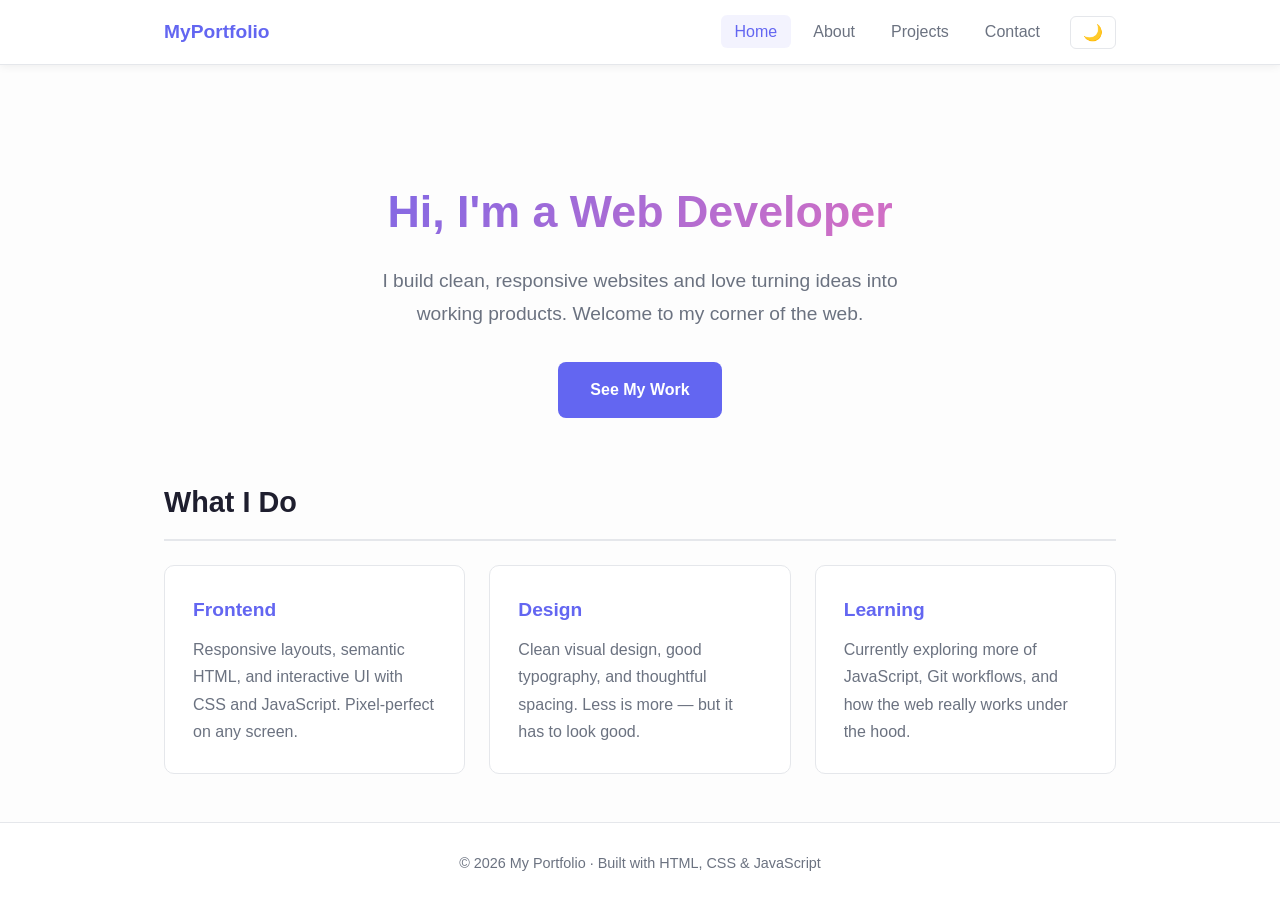
<file: index.html>
<!DOCTYPE html>
<html lang="en">
<head>
  <meta charset="UTF-8">
  <meta name="viewport" content="width=device-width, initial-scale=1.0">
  <title>My Portfolio — Home</title>
  <meta property="og:title" content="My Portfolio">
  <meta property="og:description" content="Personal portfolio and projects.">
  <meta property="og:type" content="website">
  <link rel="icon" type="image/svg+xml" href="favicon.svg">
  <link rel="stylesheet" href="style.css">
</head>
<body>

  <header class="site-header">
    <div class="header-inner">
      <a href="index.html" class="logo">MyPortfolio</a>
      <nav>
        <ul class="nav-list">
          <li><a href="index.html" class="active">Home</a></li>
          <li><a href="about.html">About</a></li>
          <li><a href="projects.html">Projects</a></li>
          <li><a href="contact.html">Contact</a></li>
          <li><button class="theme-toggle" id="theme-toggle" aria-label="Toggle theme">🌙</button></li>
        </ul>
      </nav>
    </div>
  </header>

  <main class="main-content">
    <section class="hero-section">
      <h1>Hi, I'm a Web Developer</h1>
      <p class="tagline">I build clean, responsive websites and love turning ideas into working products. Welcome to my corner of the web.</p>
      <a href="projects.html" class="cta-button">See My Work</a>
    </section>

    <section>
      <h2 class="section-title">What I Do</h2>
      <div class="card-grid">
        <div class="card">
          <h3>Frontend</h3>
          <p>Responsive layouts, semantic HTML, and interactive UI with CSS and JavaScript. Pixel-perfect on any screen.</p>
        </div>
        <div class="card">
          <h3>Design</h3>
          <p>Clean visual design, good typography, and thoughtful spacing. Less is more — but it has to look good.</p>
        </div>
        <div class="card">
          <h3>Learning</h3>
          <p>Currently exploring more of JavaScript, Git workflows, and how the web really works under the hood.</p>
        </div>
      </div>
    </section>
  </main>

  <footer class="site-footer">
    <p>&copy; 2026 My Portfolio · Built with HTML, CSS &amp; JavaScript</p>
  </footer>

  <script src="main.js"></script>
</body>
</html>
</file>
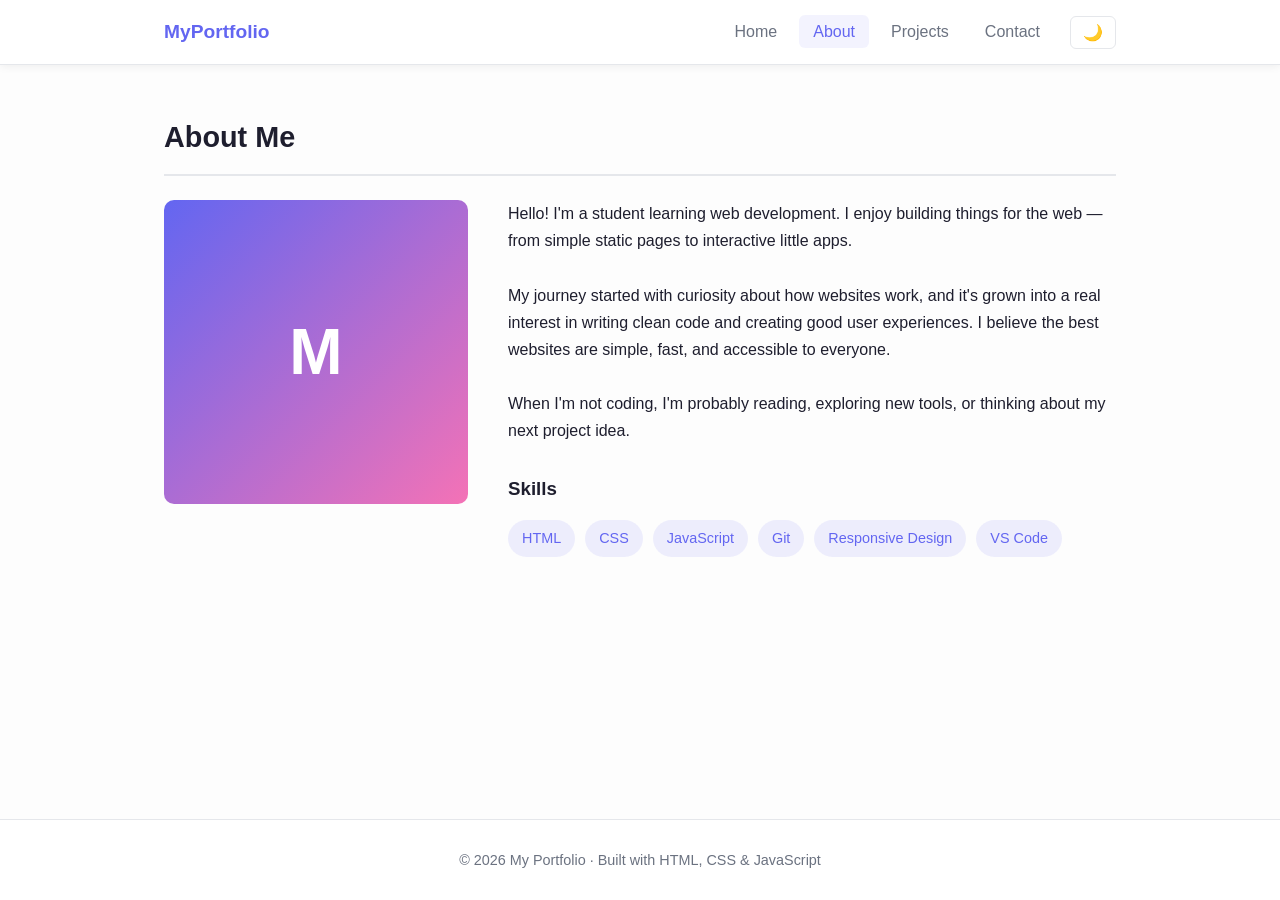
<file: about.html>
<!DOCTYPE html>
<html lang="en">
<head>
  <meta charset="UTF-8">
  <meta name="viewport" content="width=device-width, initial-scale=1.0">
  <title>About — My Portfolio</title>
  <meta property="og:title" content="About Me">
  <meta property="og:description" content="Who I am and what I do.">
  <link rel="icon" type="image/svg+xml" href="favicon.svg">
  <link rel="stylesheet" href="style.css">
</head>
<body>

  <header class="site-header">
    <div class="header-inner">
      <a href="index.html" class="logo">MyPortfolio</a>
      <nav>
        <ul class="nav-list">
          <li><a href="index.html">Home</a></li>
          <li><a href="about.html" class="active">About</a></li>
          <li><a href="projects.html">Projects</a></li>
          <li><a href="contact.html">Contact</a></li>
          <li><button class="theme-toggle" id="theme-toggle" aria-label="Toggle theme">🌙</button></li>
        </ul>
      </nav>
    </div>
  </header>

  <main class="main-content">
    <h1 class="section-title">About Me</h1>

    <div class="about-layout">
      <div class="avatar">M</div>
      <div>
        <p>Hello! I'm a student learning web development. I enjoy building things for the web — from simple static pages to interactive little apps.</p>
        <br>
        <p>My journey started with curiosity about how websites work, and it's grown into a real interest in writing clean code and creating good user experiences. I believe the best websites are simple, fast, and accessible to everyone.</p>
        <br>
        <p>When I'm not coding, I'm probably reading, exploring new tools, or thinking about my next project idea.</p>

        <h3 style="margin-top: 28px;">Skills</h3>
        <div class="skills-list">
          <span class="skill-tag">HTML</span>
          <span class="skill-tag">CSS</span>
          <span class="skill-tag">JavaScript</span>
          <span class="skill-tag">Git</span>
          <span class="skill-tag">Responsive Design</span>
          <span class="skill-tag">VS Code</span>
        </div>
      </div>
    </div>
  </main>

  <footer class="site-footer">
    <p>&copy; 2026 My Portfolio · Built with HTML, CSS &amp; JavaScript</p>
  </footer>

  <script src="main.js"></script>
</body>
</html>
</file>
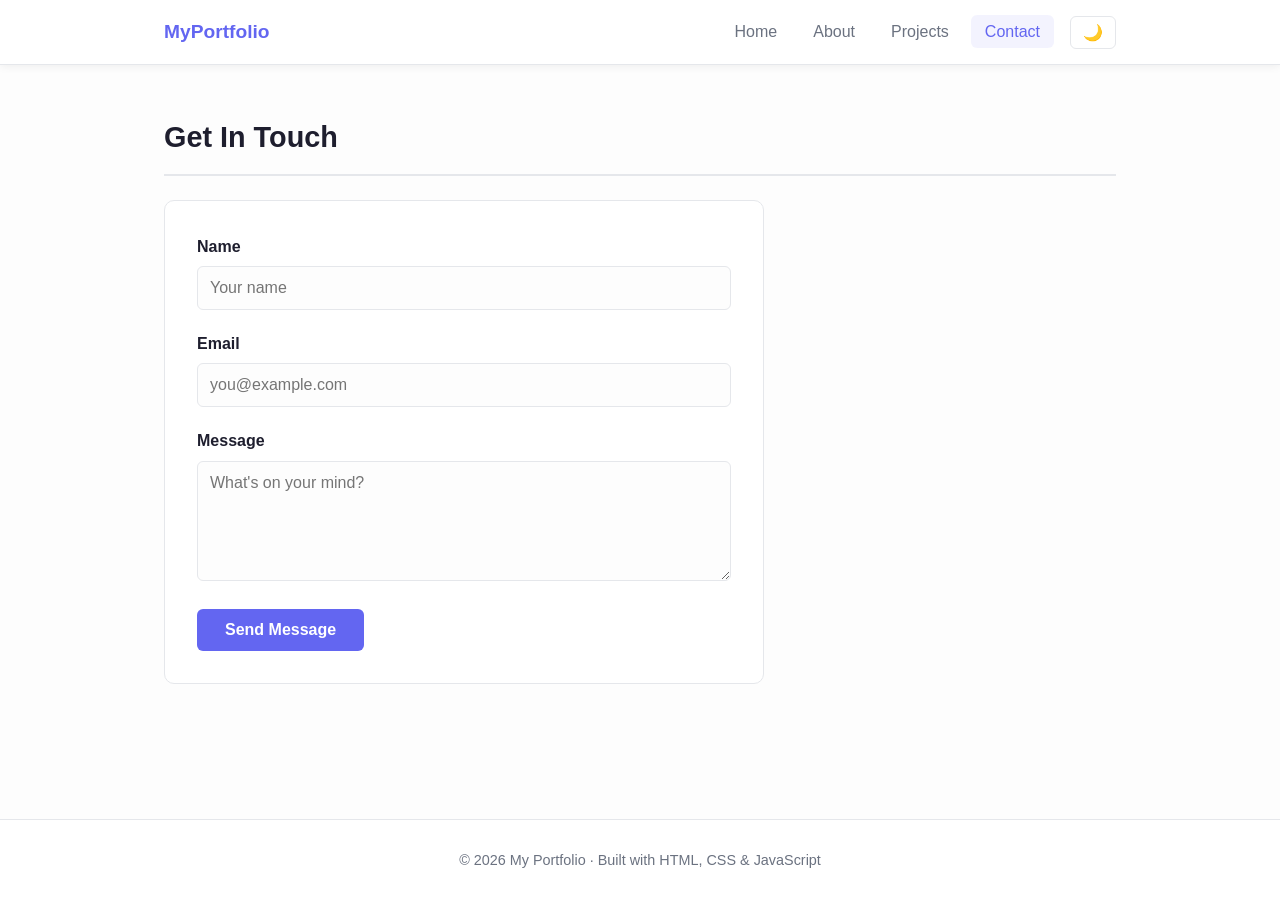
<file: contact.html>
<!DOCTYPE html>
<html lang="en">
<head>
  <meta charset="UTF-8">
  <meta name="viewport" content="width=device-width, initial-scale=1.0">
  <title>Contact — My Portfolio</title>
  <meta property="og:title" content="Get In Touch">
  <meta property="og:description" content="Send me a message.">
  <link rel="icon" type="image/svg+xml" href="favicon.svg">
  <link rel="stylesheet" href="style.css">
</head>
<body>

  <header class="site-header">
    <div class="header-inner">
      <a href="index.html" class="logo">MyPortfolio</a>
      <nav>
        <ul class="nav-list">
          <li><a href="index.html">Home</a></li>
          <li><a href="about.html">About</a></li>
          <li><a href="projects.html">Projects</a></li>
          <li><a href="contact.html" class="active">Contact</a></li>
          <li><button class="theme-toggle" id="theme-toggle" aria-label="Toggle theme">🌙</button></li>
        </ul>
      </nav>
    </div>
  </header>

  <main class="main-content">
    <h1 class="section-title">Get In Touch</h1>

    <form class="contact-form" id="contact-form">
      <div class="form-group">
        <label for="name">Name</label>
        <input type="text" id="name" name="name" required placeholder="Your name">
      </div>
      <div class="form-group">
        <label for="email">Email</label>
        <input type="email" id="email" name="email" required placeholder="you@example.com">
      </div>
      <div class="form-group">
        <label for="message">Message</label>
        <textarea id="message" name="message" required placeholder="What's on your mind?"></textarea>
      </div>
      <button type="submit" class="submit-btn">Send Message</button>
      <div class="form-status" id="form-status"></div>
    </form>
  </main>

  <footer class="site-footer">
    <p>&copy; 2026 My Portfolio · Built with HTML, CSS &amp; JavaScript</p>
  </footer>

  <script src="main.js"></script>
</body>
</html>
</file>
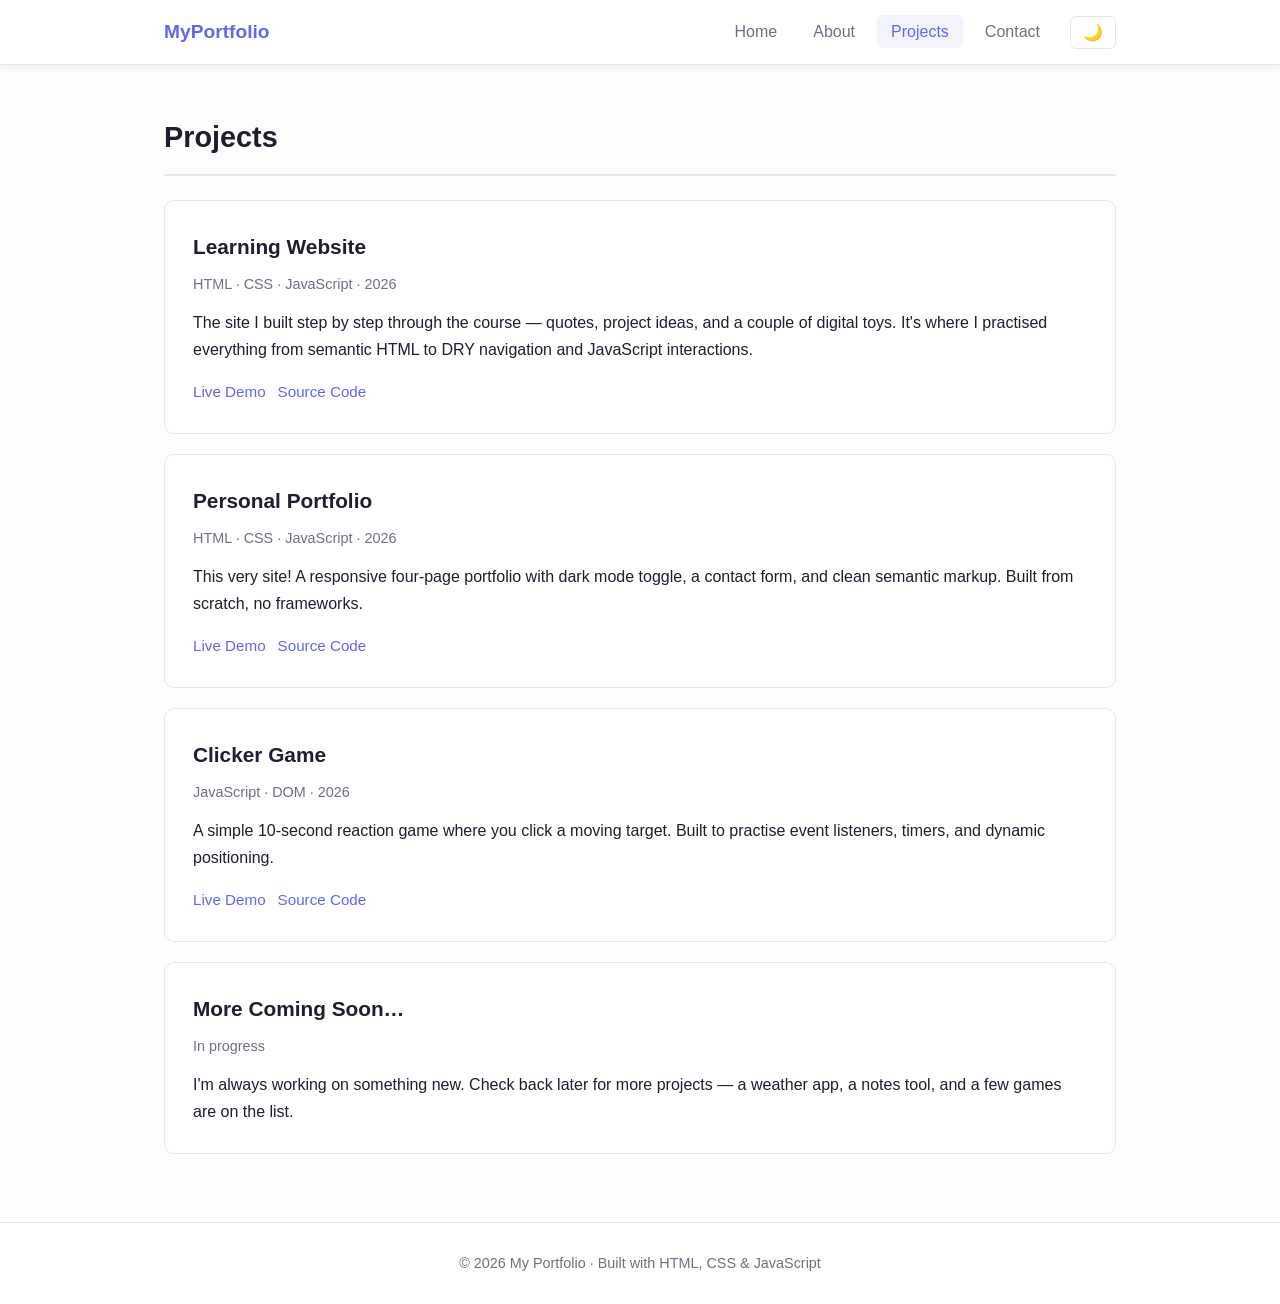
<file: projects.html>
<!DOCTYPE html>
<html lang="en">
<head>
  <meta charset="UTF-8">
  <meta name="viewport" content="width=device-width, initial-scale=1.0">
  <title>Projects — My Portfolio</title>
  <meta property="og:title" content="My Projects">
  <meta property="og:description" content="Things I've built and things I'm working on.">
  <link rel="icon" type="image/svg+xml" href="favicon.svg">
  <link rel="stylesheet" href="style.css">
</head>
<body>

  <header class="site-header">
    <div class="header-inner">
      <a href="index.html" class="logo">MyPortfolio</a>
      <nav>
        <ul class="nav-list">
          <li><a href="index.html">Home</a></li>
          <li><a href="about.html">About</a></li>
          <li><a href="projects.html" class="active">Projects</a></li>
          <li><a href="contact.html">Contact</a></li>
          <li><button class="theme-toggle" id="theme-toggle" aria-label="Toggle theme">🌙</button></li>
        </ul>
      </nav>
    </div>
  </header>

  <main class="main-content">
    <h1 class="section-title">Projects</h1>

    <div class="project-card">
      <h3>Learning Website</h3>
      <p class="project-meta">HTML · CSS · JavaScript · 2026</p>
      <p>The site I built step by step through the course — quotes, project ideas, and a couple of digital toys. It's where I practised everything from semantic HTML to DRY navigation and JavaScript interactions.</p>
      <div class="project-links">
        <a href="#">Live Demo</a>
        <a href="#">Source Code</a>
      </div>
    </div>

    <div class="project-card">
      <h3>Personal Portfolio</h3>
      <p class="project-meta">HTML · CSS · JavaScript · 2026</p>
      <p>This very site! A responsive four-page portfolio with dark mode toggle, a contact form, and clean semantic markup. Built from scratch, no frameworks.</p>
      <div class="project-links">
        <a href="#">Live Demo</a>
        <a href="#">Source Code</a>
      </div>
    </div>

    <div class="project-card">
      <h3>Clicker Game</h3>
      <p class="project-meta">JavaScript · DOM · 2026</p>
      <p>A simple 10-second reaction game where you click a moving target. Built to practise event listeners, timers, and dynamic positioning.</p>
      <div class="project-links">
        <a href="#">Live Demo</a>
        <a href="#">Source Code</a>
      </div>
    </div>

    <div class="project-card">
      <h3>More Coming Soon…</h3>
      <p class="project-meta">In progress</p>
      <p>I'm always working on something new. Check back later for more projects — a weather app, a notes tool, and a few games are on the list.</p>
    </div>
  </main>

  <footer class="site-footer">
    <p>&copy; 2026 My Portfolio · Built with HTML, CSS &amp; JavaScript</p>
  </footer>

  <script src="main.js"></script>
</body>
</html>
</file>
<file: style.css>
/* ===== Personal Project Styles ===== */
*, *::before, *::after {
  box-sizing: border-box;
  margin: 0;
  padding: 0;
}

:root {
  --primary: #6366f1;
  --primary-dark: #4f46e5;
  --secondary: #f472b6;
  --bg: #fdfdfd;
  --surface: #ffffff;
  --text: #1e1e2e;
  --text-muted: #6b7280;
  --border: #e5e7eb;
  --shadow: 0 2px 8px rgba(0,0,0,0.06);
  --radius: 10px;
  --max-w: 1000px;
}

[data-theme="dark"] {
  --bg: #1a1a2e;
  --surface: #16213e;
  --text: #e2e8f0;
  --text-muted: #94a3b8;
  --border: #2d3748;
  --shadow: 0 2px 8px rgba(0,0,0,0.3);
}

html {
  scroll-behavior: smooth;
}

body {
  font-family: -apple-system, BlinkMacSystemFont, "Segoe UI", Roboto, sans-serif;
  background: var(--bg);
  color: var(--text);
  line-height: 1.7;
  min-height: 100vh;
  display: flex;
  flex-direction: column;
  transition: background 0.3s, color 0.3s;
}

/* ===== Header / Nav ===== */
.site-header {
  background: var(--surface);
  border-bottom: 1px solid var(--border);
  position: sticky;
  top: 0;
  z-index: 100;
  box-shadow: var(--shadow);
}

.header-inner {
  max-width: var(--max-w);
  margin: 0 auto;
  padding: 0 24px;
  display: flex;
  align-items: center;
  justify-content: space-between;
  height: 64px;
}

.logo {
  font-weight: 800;
  font-size: 1.2rem;
  color: var(--primary);
  text-decoration: none;
}

.nav-list {
  display: flex;
  gap: 8px;
  list-style: none;
  align-items: center;
}

.nav-list a {
  text-decoration: none;
  color: var(--text-muted);
  font-weight: 500;
  padding: 8px 14px;
  border-radius: 6px;
  transition: all 0.2s;
}

.nav-list a:hover,
.nav-list a.active {
  color: var(--primary);
  background: rgba(99, 102, 241, 0.08);
}

.theme-toggle {
  background: none;
  border: 1px solid var(--border);
  border-radius: 6px;
  padding: 6px 12px;
  cursor: pointer;
  font-size: 1rem;
  color: var(--text);
  margin-left: 8px;
}

/* ===== Main ===== */
.main-content {
  flex: 1;
  max-width: var(--max-w);
  width: 100%;
  margin: 0 auto;
  padding: 48px 24px;
}

/* ===== Hero ===== */
.hero-section {
  text-align: center;
  padding: 60px 20px;
}

.hero-section h1 {
  font-size: 2.8rem;
  font-weight: 800;
  margin-bottom: 16px;
  background: linear-gradient(135deg, var(--primary), var(--secondary));
  -webkit-background-clip: text;
  -webkit-text-fill-color: transparent;
  background-clip: text;
}

.hero-section .tagline {
  font-size: 1.2rem;
  color: var(--text-muted);
  max-width: 560px;
  margin: 0 auto 32px;
}

.cta-button {
  display: inline-block;
  padding: 14px 32px;
  background: var(--primary);
  color: white;
  text-decoration: none;
  border-radius: 8px;
  font-weight: 600;
  transition: background 0.2s, transform 0.2s;
}

.cta-button:hover {
  background: var(--primary-dark);
  transform: translateY(-2px);
}

/* ===== Section Titles ===== */
.section-title {
  font-size: 1.8rem;
  font-weight: 700;
  margin-bottom: 24px;
  padding-bottom: 12px;
  border-bottom: 2px solid var(--border);
}

/* ===== Cards ===== */
.card-grid {
  display: grid;
  grid-template-columns: repeat(auto-fit, minmax(280px, 1fr));
  gap: 24px;
  margin-top: 24px;
}

.card {
  background: var(--surface);
  border: 1px solid var(--border);
  border-radius: var(--radius);
  padding: 28px;
  transition: transform 0.2s, box-shadow 0.2s;
}

.card:hover {
  transform: translateY(-4px);
  box-shadow: 0 12px 24px rgba(0,0,0,0.08);
}

.card h3 {
  font-size: 1.2rem;
  margin-bottom: 10px;
  color: var(--primary);
}

.card p {
  color: var(--text-muted);
}

/* ===== About Page ===== */
.about-layout {
  display: grid;
  grid-template-columns: 1fr 2fr;
  gap: 40px;
  align-items: start;
}

.avatar {
  width: 100%;
  aspect-ratio: 1;
  background: linear-gradient(135deg, var(--primary), var(--secondary));
  border-radius: var(--radius);
  display: flex;
  align-items: center;
  justify-content: center;
  font-size: 4rem;
  color: white;
  font-weight: 800;
}

.skills-list {
  display: flex;
  flex-wrap: wrap;
  gap: 10px;
  margin-top: 16px;
}

.skill-tag {
  background: rgba(99, 102, 241, 0.1);
  color: var(--primary);
  padding: 6px 14px;
  border-radius: 20px;
  font-size: 0.9rem;
  font-weight: 500;
}

/* ===== Projects Page ===== */
.project-card {
  background: var(--surface);
  border: 1px solid var(--border);
  border-radius: var(--radius);
  padding: 28px;
  margin-bottom: 20px;
}

.project-card h3 {
  font-size: 1.3rem;
  margin-bottom: 8px;
}

.project-card .project-meta {
  color: var(--text-muted);
  font-size: 0.9rem;
  margin-bottom: 12px;
}

.project-links {
  margin-top: 16px;
  display: flex;
  gap: 12px;
}

.project-links a {
  color: var(--primary);
  text-decoration: none;
  font-weight: 500;
  font-size: 0.95rem;
}

.project-links a:hover {
  text-decoration: underline;
}

/* ===== Contact Page ===== */
.contact-form {
  background: var(--surface);
  border: 1px solid var(--border);
  border-radius: var(--radius);
  padding: 32px;
  max-width: 600px;
}

.form-group {
  margin-bottom: 20px;
}

.form-group label {
  display: block;
  font-weight: 600;
  margin-bottom: 6px;
}

.form-group input,
.form-group textarea {
  width: 100%;
  padding: 12px;
  border: 1px solid var(--border);
  border-radius: 6px;
  font-size: 1rem;
  font-family: inherit;
  background: var(--bg);
  color: var(--text);
}

.form-group textarea {
  min-height: 120px;
  resize: vertical;
}

.submit-btn {
  background: var(--primary);
  color: white;
  border: none;
  padding: 12px 28px;
  border-radius: 6px;
  font-size: 1rem;
  font-weight: 600;
  cursor: pointer;
  transition: background 0.2s;
}

.submit-btn:hover {
  background: var(--primary-dark);
}

.form-status {
  margin-top: 16px;
  padding: 12px;
  border-radius: 6px;
  display: none;
}

.form-status.success {
  display: block;
  background: #dcfce7;
  color: #166534;
}

/* ===== Footer ===== */
.site-footer {
  background: var(--surface);
  border-top: 1px solid var(--border);
  text-align: center;
  padding: 28px;
  color: var(--text-muted);
  font-size: 0.9rem;
}

/* ===== Responsive ===== */
@media (max-width: 768px) {
  .hero-section h1 {
    font-size: 2rem;
  }
  .about-layout {
    grid-template-columns: 1fr;
  }
  .header-inner {
    flex-direction: column;
    height: auto;
    padding: 12px 16px;
    gap: 8px;
  }
  .nav-list {
    flex-wrap: wrap;
    justify-content: center;
  }
  .main-content {
    padding: 32px 16px;
  }
}
</file>
